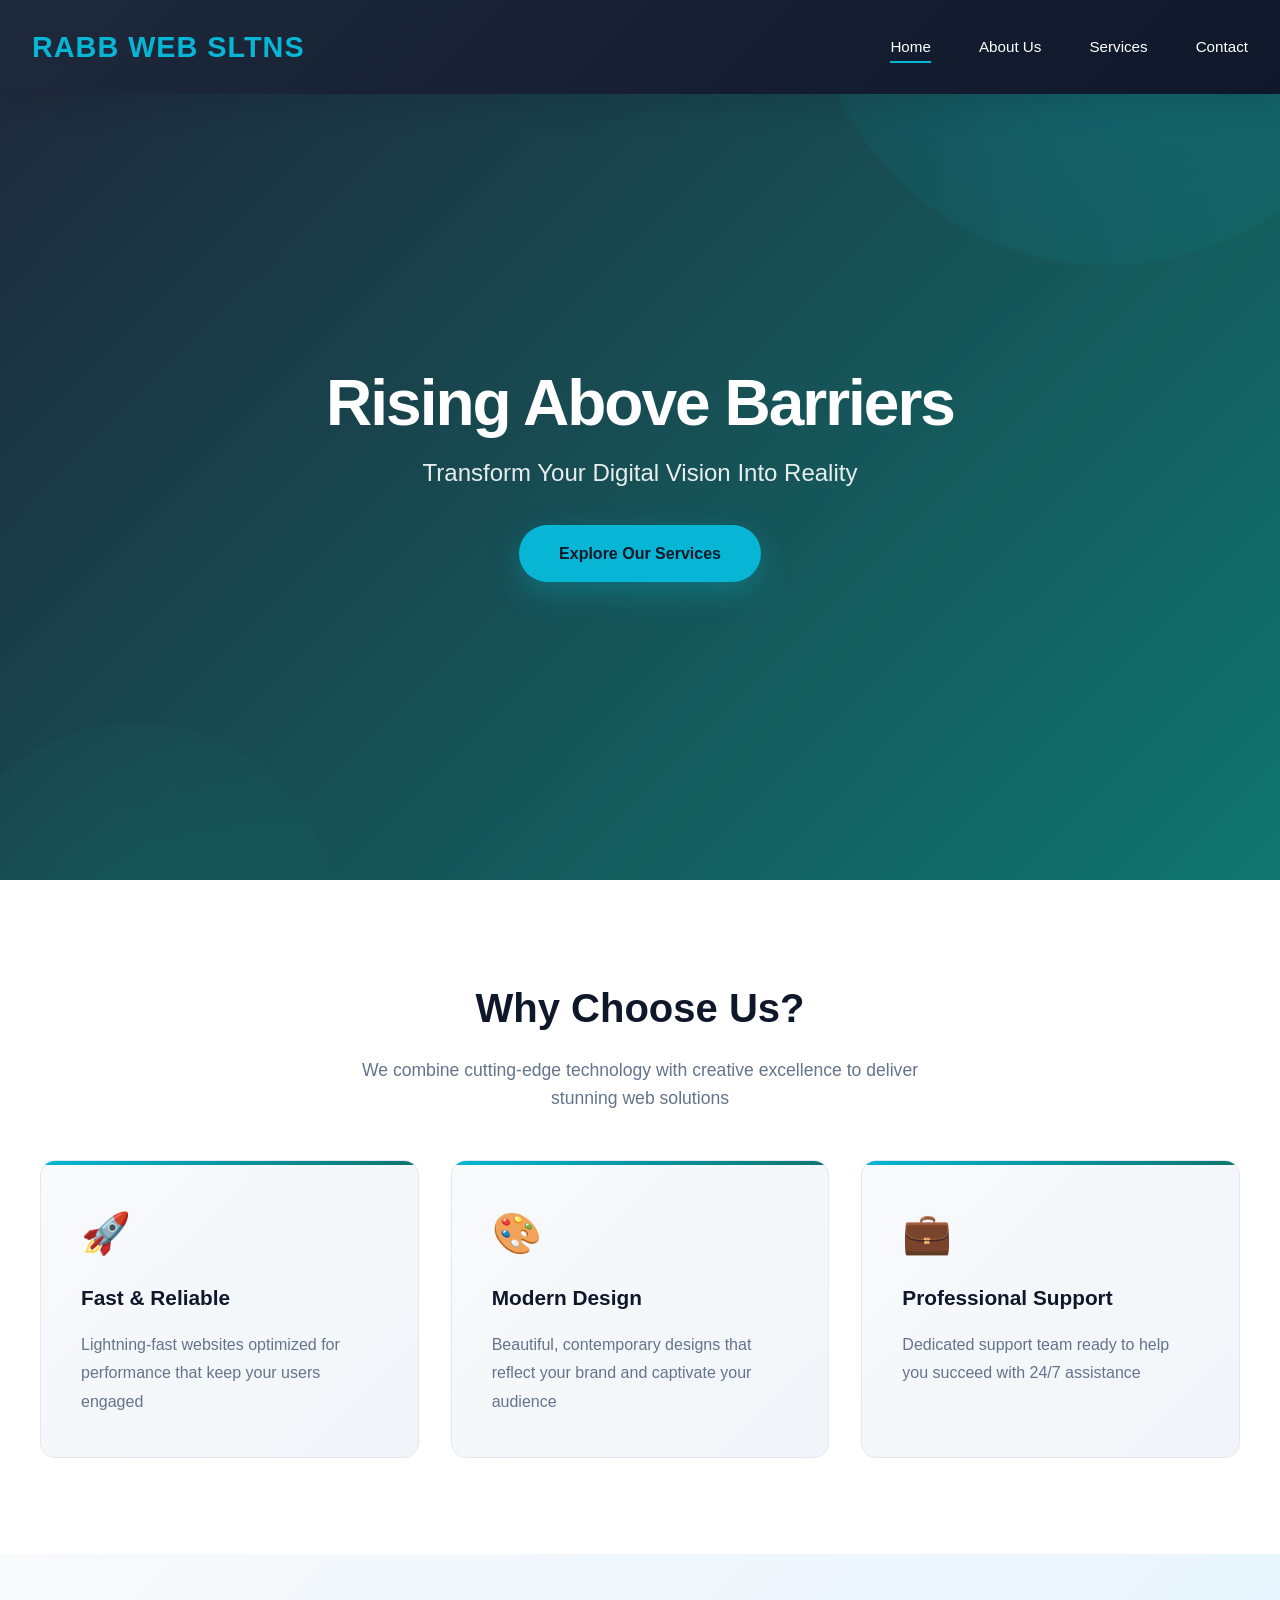
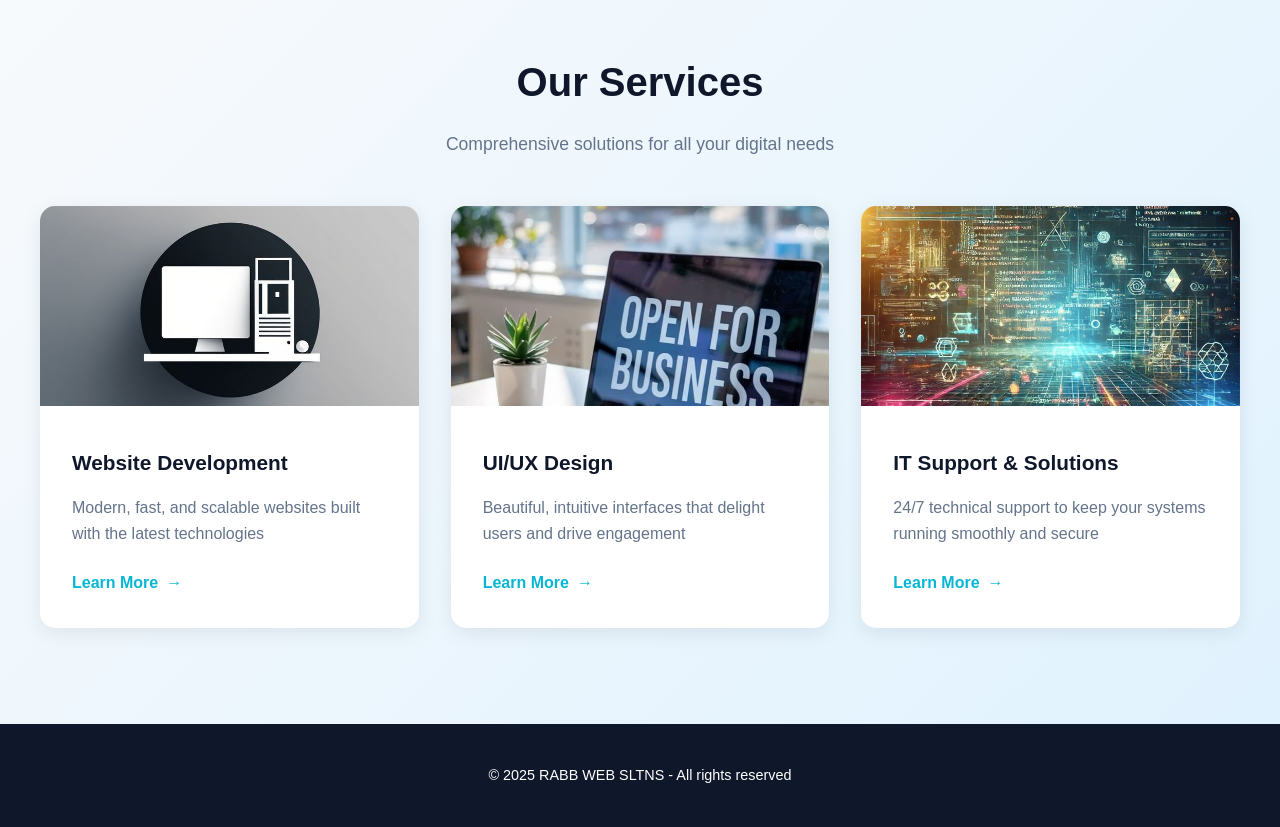
<file: index.html>
<!DOCTYPE html>
<html lang="en">
<head>
    <meta charset="UTF-8">
    <meta name="viewport" content="width=device-width, initial-scale=1.0">
    <meta name="description" content="RABB WEB SLTNS - Professional web development, UI/UX design, and IT support solutions">
    <title>RABB WEB SLTNS - Professional Web Solutions</title>
    <link rel="stylesheet" href="style.css">
</head>
<body>
    <nav class="navbar">
        <div class="logo">RABB WEB SLTNS</div>
        <ul class="nav-links">
            <li><a href="index.html" class="active">Home</a></li>
            <li><a href="aboutus.html">About Us</a></li>
            <li><a href="ourservices.html">Services</a></li>
            <li><a href="contact.html">Contact</a></li>
        </ul>
        <div class="hamburger" id="hamburger">
            <span></span>
            <span></span>
            <span></span>
        </div>
    </nav>

    <ul class="mobile-menu" id="mobileMenu">
        <li><a href="index.html">Home</a></li>
        <li><a href="aboutus.html">About Us</a></li>
        <li><a href="ourservices.html">Services</a></li>
        <li><a href="contact.html">Contact</a></li>
    </ul>
    
    <div class="hero">
        <div class="hero-content">
            <h1>Rising Above Barriers</h1>
            <p>Transform Your Digital Vision Into Reality</p>
            <a href="ourservices.html" class="cta-button">Explore Our Services</a>
        </div>
    </div>
    
    <section class="features">
        <h2 class="section-title">Why Choose Us?</h2>
        <p class="section-subtitle">We combine cutting-edge technology with creative excellence to deliver stunning web solutions</p>
        <div class="features-grid">
            <div class="feature-card">
                <div class="feature-icon">🚀</div>
                <h3>Fast & Reliable</h3>
                <p>Lightning-fast websites optimized for performance that keep your users engaged</p>
            </div>
            <div class="feature-card">
                <div class="feature-icon">🎨</div>
                <h3>Modern Design</h3>
                <p>Beautiful, contemporary designs that reflect your brand and captivate your audience</p>
            </div>
            <div class="feature-card">
                <div class="feature-icon">💼</div>
                <h3>Professional Support</h3>
                <p>Dedicated support team ready to help you succeed with 24/7 assistance</p>
            </div>
        </div>
    </section>
    
    <section class="services">
        <h2 class="section-title">Our Services</h2>
        <p class="section-subtitle">Comprehensive solutions for all your digital needs</p>
        <div class="services-grid">
            <div class="service-item">
                <img src="image/websitedvmnt.jpg" alt="Website Development">
                <div class="service-content">
                    <h3>Website Development</h3>
                    <p>Modern, fast, and scalable websites built with the latest technologies</p>
                    <a href="ourservices.html" class="service-link">Learn More</a>
                </div>
            </div>

            <div class="service-item">
                <img src="image/uiux.jpg" alt="UI/UX Design">
                <div class="service-content">
                    <h3>UI/UX Design</h3>
                    <p>Beautiful, intuitive interfaces that delight users and drive engagement</p>
                    <a href="ourservices.html" class="service-link">Learn More</a>
                </div>
            </div>

            <div class="service-item">
                <img src="image/ITsupport.jpg" alt="IT Support">
                <div class="service-content">
                    <h3>IT Support & Solutions</h3>
                    <p>24/7 technical support to keep your systems running smoothly and secure</p>
                    <a href="ourservices.html" class="service-link">Learn More</a>
                </div>
            </div>
        </div>
    </section>
    
    <footer>
        <p>&copy; 2025 RABB WEB SLTNS - All rights reserved</p>
    </footer>

    <script>
        const hamburger = document.getElementById('hamburger');
        const mobileMenu = document.getElementById('mobileMenu');

        hamburger.addEventListener('click', () => {
            hamburger.classList.toggle('active');
            mobileMenu.classList.toggle('active');
        });

        // Close menu when link is clicked
        const menuLinks = mobileMenu.querySelectorAll('a');
        menuLinks.forEach(link => {
            link.addEventListener('click', () => {
                hamburger.classList.remove('active');
                mobileMenu.classList.remove('active');
            });
        });
    </script>
</body>
</html>
</file>
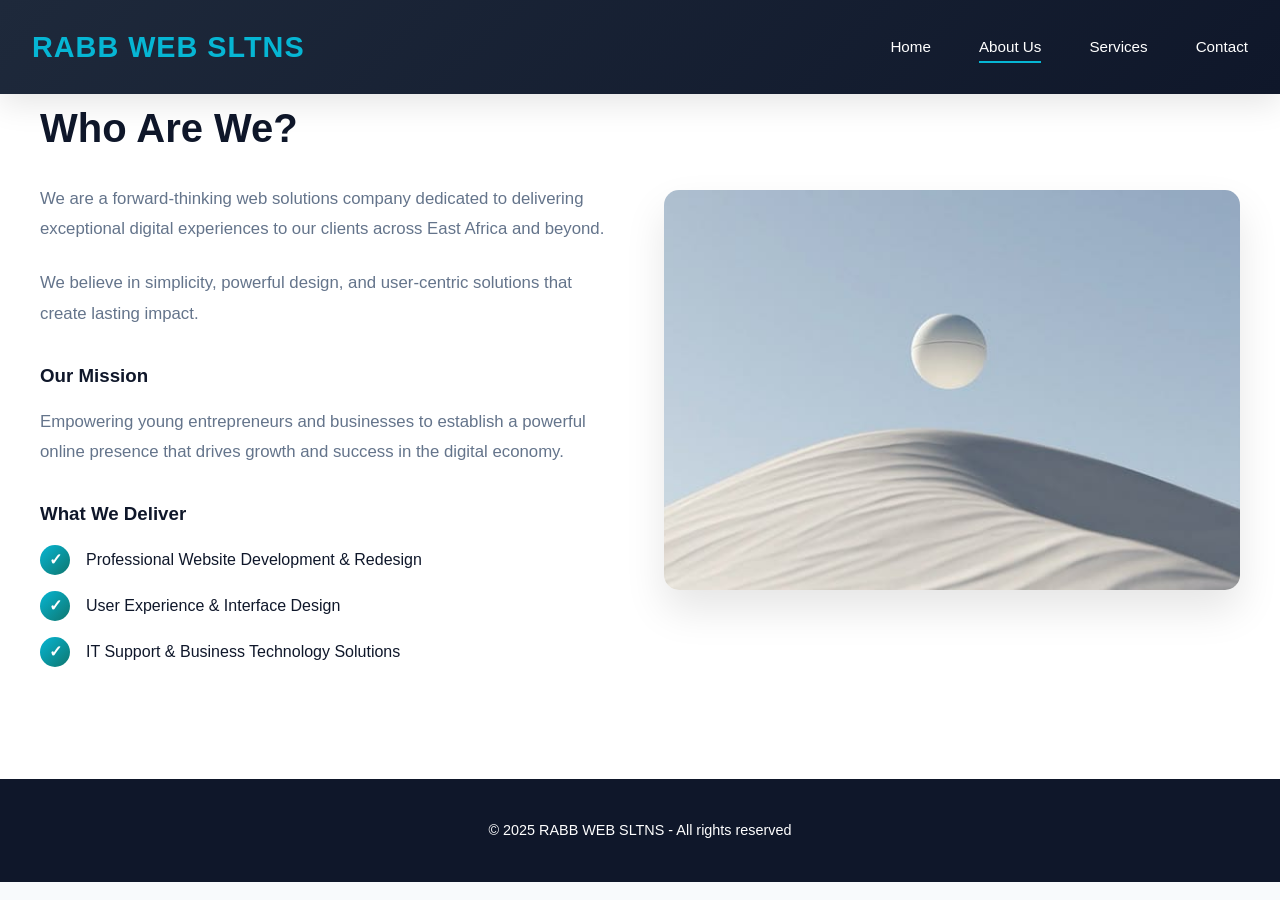
<file: aboutus.html>
<!DOCTYPE html>
<html lang="en">
<head>
    <meta charset="UTF-8">
    <meta name="viewport" content="width=device-width, initial-scale=1.0">
    <meta name="description" content="About RABB WEB SLTNS - Our mission, values, and commitment to digital excellence">
    <title>About Us - RABB WEB SLTNS</title>
    <link rel="stylesheet" href="style.css">
</head>
<body>
    <nav class="navbar">
        <div class="logo">RABB WEB SLTNS</div>
        <ul class="nav-links">
            <li><a href="index.html">Home</a></li>
            <li><a href="aboutus.html" class="active">About Us</a></li>
            <li><a href="ourservices.html">Services</a></li>
            <li><a href="contact.html">Contact</a></li>
        </ul>
        <div class="hamburger" id="hamburger">
            <span></span>
            <span></span>
            <span></span>
        </div>
    </nav>

    <ul class="mobile-menu" id="mobileMenu">
        <li><a href="index.html">Home</a></li>
        <li><a href="aboutus.html">About Us</a></li>
        <li><a href="ourservices.html">Services</a></li>
        <li><a href="contact.html">Contact</a></li>
    </ul>
    
    <section class="about">
        <div class="about-content">
            <div class="about-text">
                <h2>Who Are We?</h2>
                <p>We are a forward-thinking web solutions company dedicated to delivering exceptional digital experiences to our clients across East Africa and beyond.</p>
                <p>We believe in simplicity, powerful design, and user-centric solutions that create lasting impact.</p>
                <h3 style="margin-top: 2rem; margin-bottom: 1rem; color: var(--text-dark);">Our Mission</h3>
                <p>Empowering young entrepreneurs and businesses to establish a powerful online presence that drives growth and success in the digital economy.</p>
                
                <h3 style="margin-top: 2rem; margin-bottom: 1rem; color: var(--text-dark);">What We Deliver</h3>
                <ul class="about-list">
                    <li>Professional Website Development & Redesign</li>
                    <li>User Experience & Interface Design</li>
                    <li>IT Support & Business Technology Solutions</li>
                </ul>
            </div>
            <div class="about-image">
                <img src="image/image2.jpg" alt="About RABB WEB SLTNS">
            </div>
        </div>
    </section>

    <footer>
        <p>&copy; 2025 RABB WEB SLTNS - All rights reserved</p>
    </footer>

    <script>
        const hamburger = document.getElementById('hamburger');
        const mobileMenu = document.getElementById('mobileMenu');

        hamburger.addEventListener('click', () => {
            hamburger.classList.toggle('active');
            mobileMenu.classList.toggle('active');
        });

        const menuLinks = mobileMenu.querySelectorAll('a');
        menuLinks.forEach(link => {
            link.addEventListener('click', () => {
                hamburger.classList.remove('active');
                mobileMenu.classList.remove('active');
            });
        });
    </script>
</body>
</html>
</file>
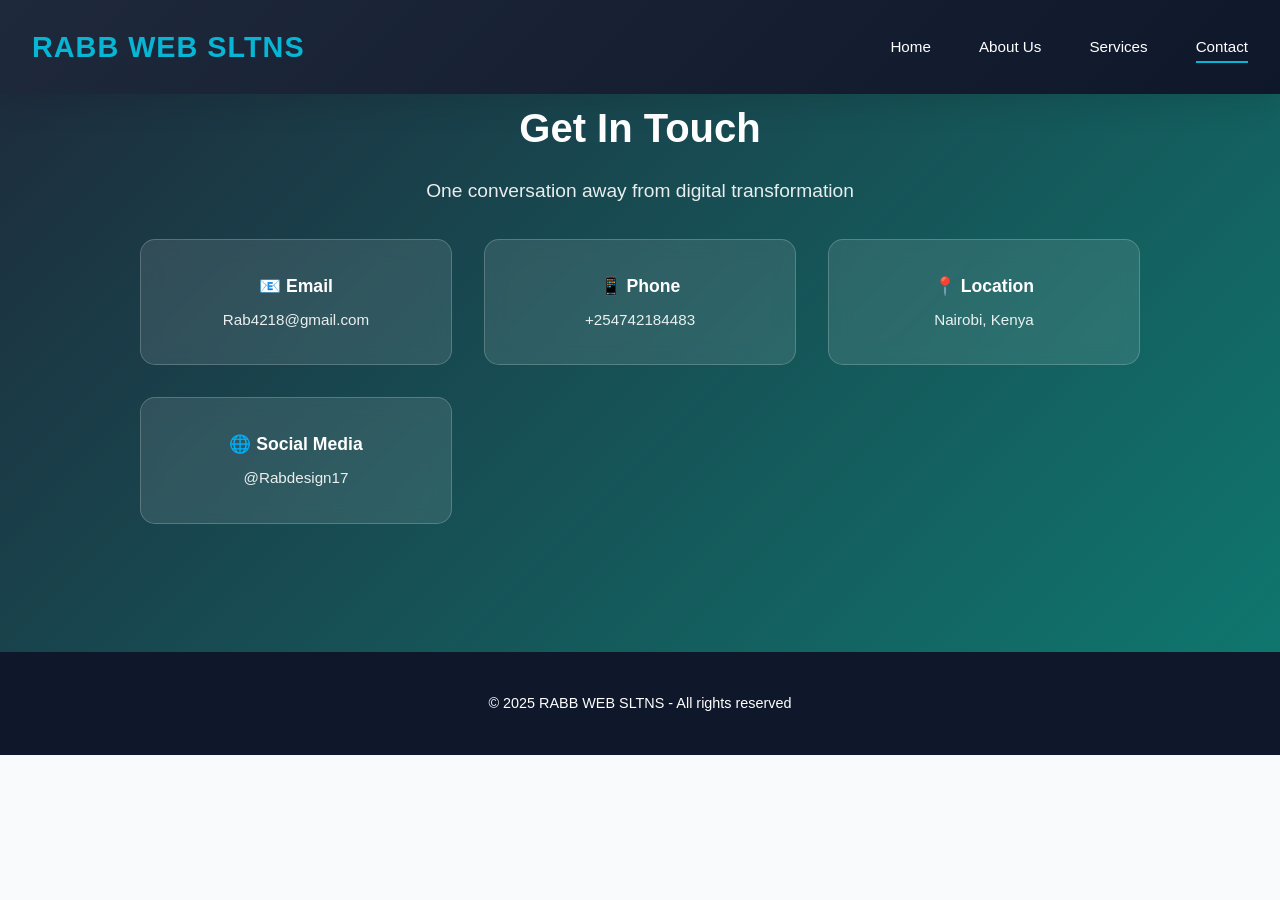
<file: contact.html>
<!DOCTYPE html>
<html lang="en">
<head>
    <meta charset="UTF-8">
    <meta name="viewport" content="width=device-width, initial-scale=1.0">
    <meta name="description" content="Contact RABB WEB SLTNS - Get in touch for your web development and IT support needs">
    <title>Contact Us - RABB WEB SLTNS</title>
    <link rel="stylesheet" href="style.css">
</head>
<body>
    <nav class="navbar">
        <div class="logo">RABB WEB SLTNS</div>
        <ul class="nav-links">
            <li><a href="index.html">Home</a></li>
            <li><a href="aboutus.html">About Us</a></li>
            <li><a href="ourservices.html">Services</a></li>
            <li><a href="contact.html" class="active">Contact</a></li>
        </ul>
        <div class="hamburger" id="hamburger">
            <span></span>
            <span></span>
            <span></span>
        </div>
    </nav>

    <ul class="mobile-menu" id="mobileMenu">
        <li><a href="index.html">Home</a></li>
        <li><a href="aboutus.html">About Us</a></li>
        <li><a href="ourservices.html">Services</a></li>
        <li><a href="contact.html">Contact</a></li>
    </ul>
    
    <section class="contact">
        <h2>Get In Touch</h2>
        <p>One conversation away from digital transformation</p>
        <div class="contact-info">
            <div class="contact-box">
                <h3>📧 Email</h3>
                <p>Rab4218@gmail.com</p>
            </div>
            <div class="contact-box">
                <h3>📱 Phone</h3>
                <p>+254742184483</p>
            </div>
            <div class="contact-box">
                <h3>📍 Location</h3>
                <p>Nairobi, Kenya</p>
            </div>
            <div class="contact-box">
                <h3>🌐 Social Media</h3>
                <p>@Rabdesign17</p>
            </div>
        </div>
    </section>
    
    <footer>
        <p>&copy; 2025 RABB WEB SLTNS - All rights reserved</p>
    </footer>

    <script>
        const hamburger = document.getElementById('hamburger');
        const mobileMenu = document.getElementById('mobileMenu');

        hamburger.addEventListener('click', () => {
            hamburger.classList.toggle('active');
            mobileMenu.classList.toggle('active');
        });

        const menuLinks = mobileMenu.querySelectorAll('a');
        menuLinks.forEach(link => {
            link.addEventListener('click', () => {
                hamburger.classList.remove('active');
                mobileMenu.classList.remove('active');
            });
        });
    </script>
</body>
</html>
</file>
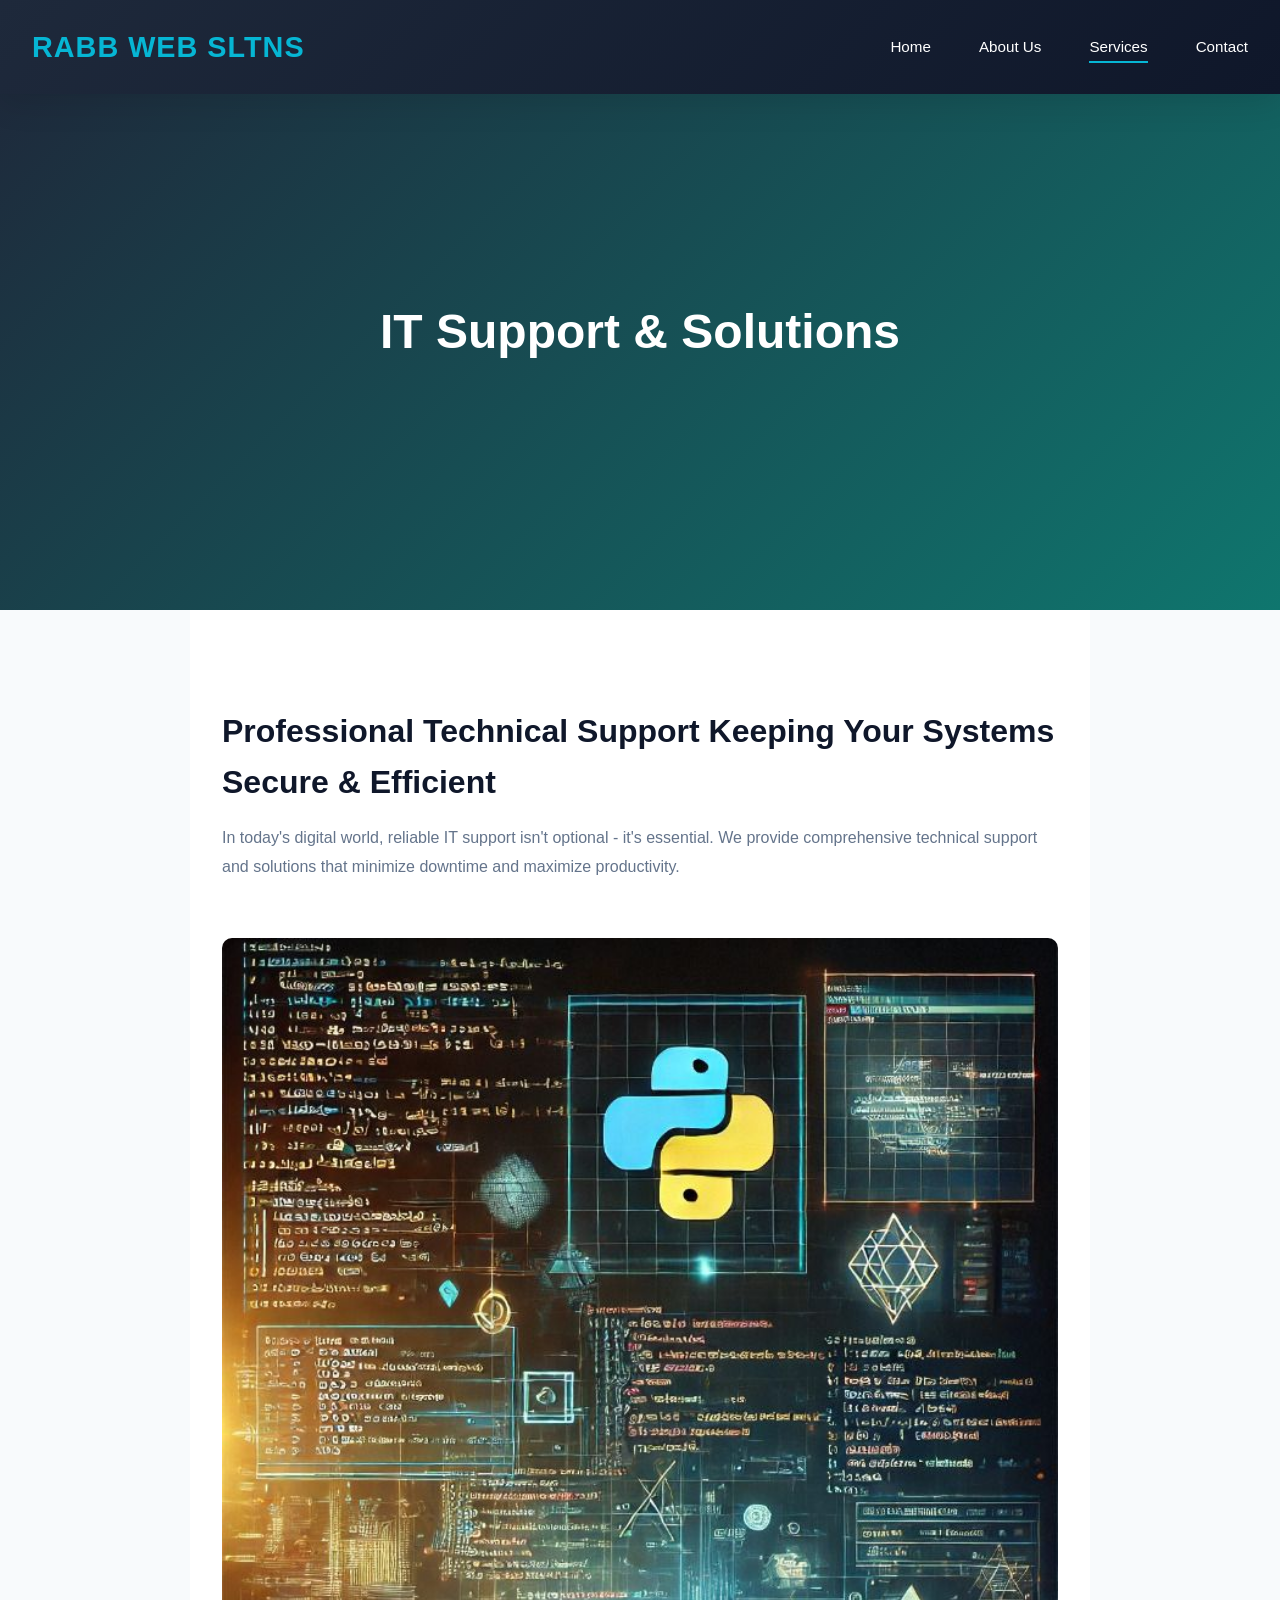
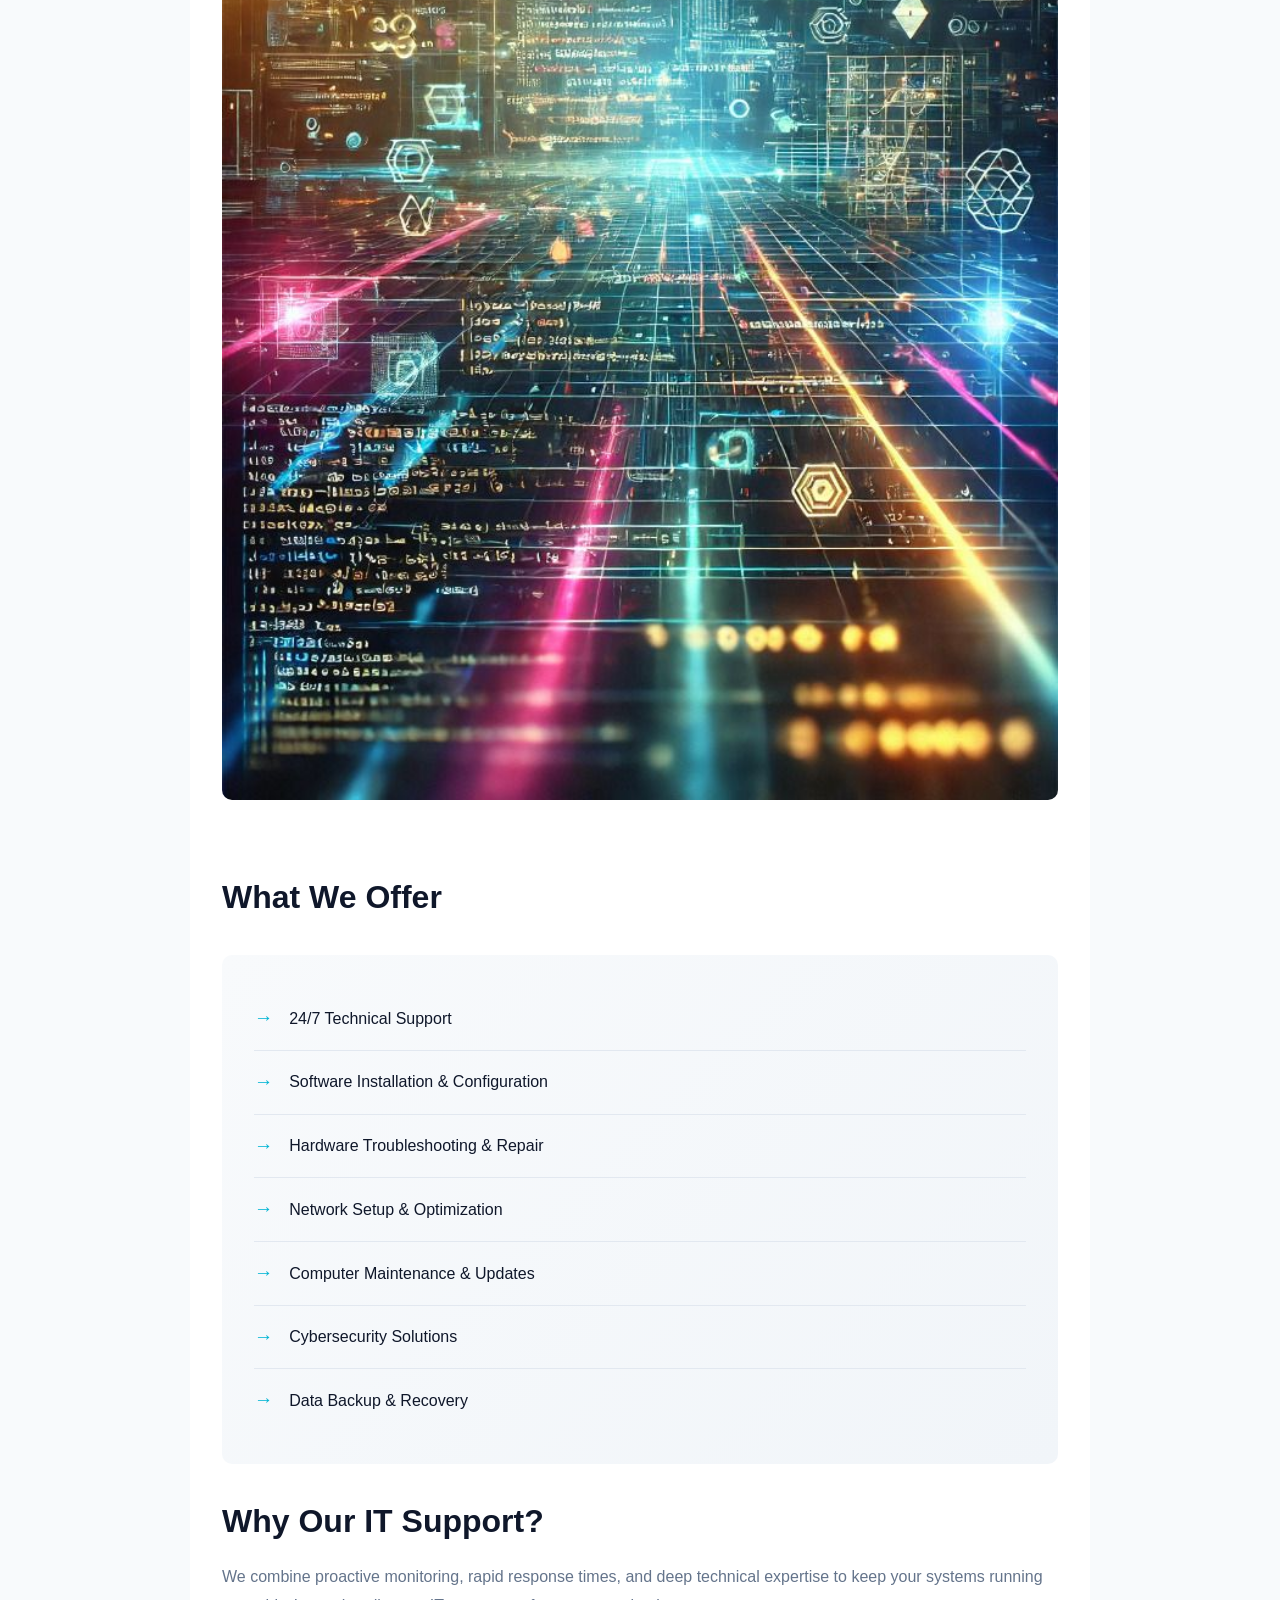
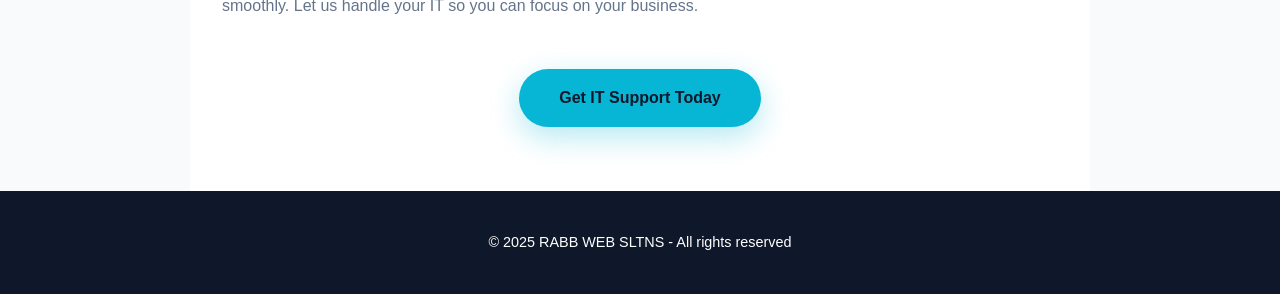
<file: itsupport.html>
<!DOCTYPE html>
<html lang="en">
<head>
    <meta charset="UTF-8">
    <meta name="viewport" content="width=device-width, initial-scale=1.0">
    <meta name="description" content="IT Support Services - Professional technical support and business solutions">
    <title>IT Support - RABB WEB SLTNS</title>
    <link rel="stylesheet" href="style.css">
</head>
<body>
    <nav class="navbar">
        <div class="logo">RABB WEB SLTNS</div>
        <ul class="nav-links">
            <li><a href="index.html">Home</a></li>
            <li><a href="aboutus.html">About Us</a></li>
            <li><a href="ourservices.html" class="active">Services</a></li>
            <li><a href="contact.html">Contact</a></li>
        </ul>
        <div class="hamburger" id="hamburger">
            <span></span>
            <span></span>
            <span></span>
        </div>
    </nav>

    <ul class="mobile-menu" id="mobileMenu">
        <li><a href="index.html">Home</a></li>
        <li><a href="aboutus.html">About Us</a></li>
        <li><a href="ourservices.html">Services</a></li>
        <li><a href="contact.html">Contact</a></li>
    </ul>
    
    <div class="detail-hero">
        <h1>IT Support & Solutions</h1>
    </div>

    <div class="detail-content">
        <h2>Professional Technical Support Keeping Your Systems Secure & Efficient</h2>
        <p>In today's digital world, reliable IT support isn't optional - it's essential. We provide comprehensive technical support and solutions that minimize downtime and maximize productivity.</p>
        
        <img src="image/ITsupport.jpg" alt="IT Support" style="width: 100%; height: auto; border-radius: 10px; margin: 2rem 0;">
        
        <h2>What We Offer</h2>
        <ul class="detail-list">
            <li>24/7 Technical Support</li>
            <li>Software Installation & Configuration</li>
            <li>Hardware Troubleshooting & Repair</li>
            <li>Network Setup & Optimization</li>
            <li>Computer Maintenance & Updates</li>
            <li>Cybersecurity Solutions</li>
            <li>Data Backup & Recovery</li>
        </ul>
        
        <h2>Why Our IT Support?</h2>
        <p>We combine proactive monitoring, rapid response times, and deep technical expertise to keep your systems running smoothly. Let us handle your IT so you can focus on your business.</p>
        
        <div style="text-align: center; margin-top: 3rem;">
            <a href="contact.html" class="cta-button">Get IT Support Today</a>
        </div>
    </div>
    
    <footer>
        <p>&copy; 2025 RABB WEB SLTNS - All rights reserved</p>
    </footer>

    <script>
        const hamburger = document.getElementById('hamburger');
        const mobileMenu = document.getElementById('mobileMenu');

        hamburger.addEventListener('click', () => {
            hamburger.classList.toggle('active');
            mobileMenu.classList.toggle('active');
        });

        const menuLinks = mobileMenu.querySelectorAll('a');
        menuLinks.forEach(link => {
            link.addEventListener('click', () => {
                hamburger.classList.remove('active');
                mobileMenu.classList.remove('active');
            });
        });
    </script>
</body>
</html>
</file>
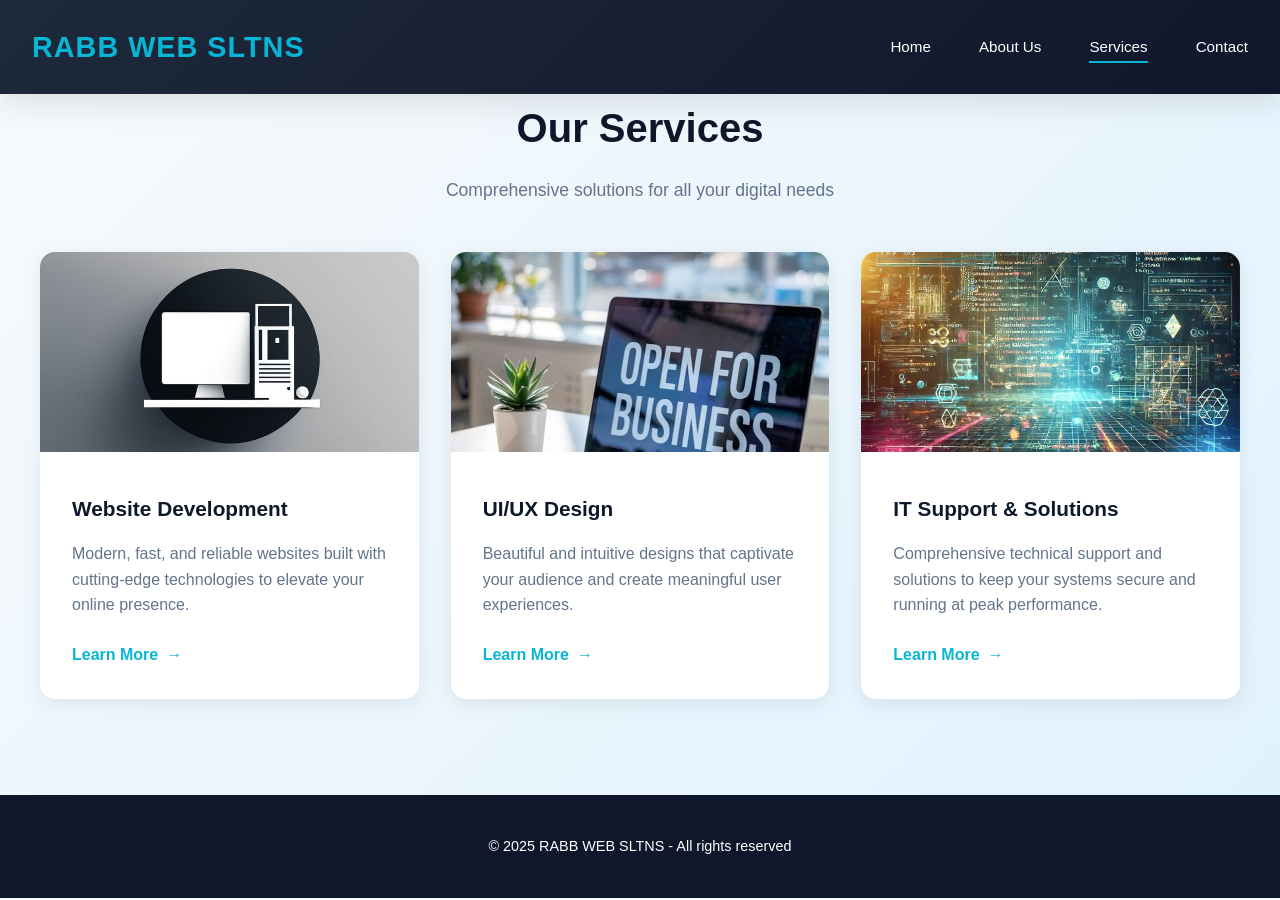
<file: ourservices.html>
<!DOCTYPE html>
<html lang="en">
<head>
    <meta charset="UTF-8">
    <meta name="viewport" content="width=device-width, initial-scale=1.0">
    <meta name="description" content="Our Services - Website Development, UI/UX Design, and IT Support Solutions">
    <title>Our Services - RABB WEB SLTNS</title>
    <link rel="stylesheet" href="style.css">
</head>
<body>
    <nav class="navbar">
        <div class="logo">RABB WEB SLTNS</div>
        <ul class="nav-links">
            <li><a href="index.html">Home</a></li>
            <li><a href="aboutus.html">About Us</a></li>
            <li><a href="ourservices.html" class="active">Services</a></li>
            <li><a href="contact.html">Contact</a></li>
        </ul>
        <div class="hamburger" id="hamburger">
            <span></span>
            <span></span>
            <span></span>
        </div>
    </nav>

    <ul class="mobile-menu" id="mobileMenu">
        <li><a href="index.html">Home</a></li>
        <li><a href="aboutus.html">About Us</a></li>
        <li><a href="ourservices.html">Services</a></li>
        <li><a href="contact.html">Contact</a></li>
    </ul>
    
    <section class="services">
        <h2 class="section-title">Our Services</h2>
        <p class="section-subtitle">Comprehensive solutions for all your digital needs</p>
        <div class="services-grid">
            <div class="service-item">
                <img src="image/websitedvmnt.jpg" alt="Website Development">
                <div class="service-content">
                    <h3>Website Development</h3>
                    <p>Modern, fast, and reliable websites built with cutting-edge technologies to elevate your online presence.</p>
                    <a href="websitedevelopment.html" class="service-link">Learn More</a>
                </div>
            </div>

            <div class="service-item">
                <img src="image/uiux.jpg" alt="UI/UX Design">
                <div class="service-content">
                    <h3>UI/UX Design</h3>
                    <p>Beautiful and intuitive designs that captivate your audience and create meaningful user experiences.</p>
                    <a href="uiux.html" class="service-link">Learn More</a>
                </div>
            </div>

            <div class="service-item">
                <img src="image/ITsupport.jpg" alt="IT Support">
                <div class="service-content">
                    <h3>IT Support & Solutions</h3>
                    <p>Comprehensive technical support and solutions to keep your systems secure and running at peak performance.</p>
                    <a href="itsupport.html" class="service-link">Learn More</a>
                </div>
            </div>
        </div>
    </section>
    
    <footer>
        <p>&copy; 2025 RABB WEB SLTNS - All rights reserved</p>
    </footer>

    <script>
        const hamburger = document.getElementById('hamburger');
        const mobileMenu = document.getElementById('mobileMenu');

        hamburger.addEventListener('click', () => {
            hamburger.classList.toggle('active');
            mobileMenu.classList.toggle('active');
        });

        const menuLinks = mobileMenu.querySelectorAll('a');
        menuLinks.forEach(link => {
            link.addEventListener('click', () => {
                hamburger.classList.remove('active');
                mobileMenu.classList.remove('active');
            });
        });
    </script>
</body>
</html>
</file>
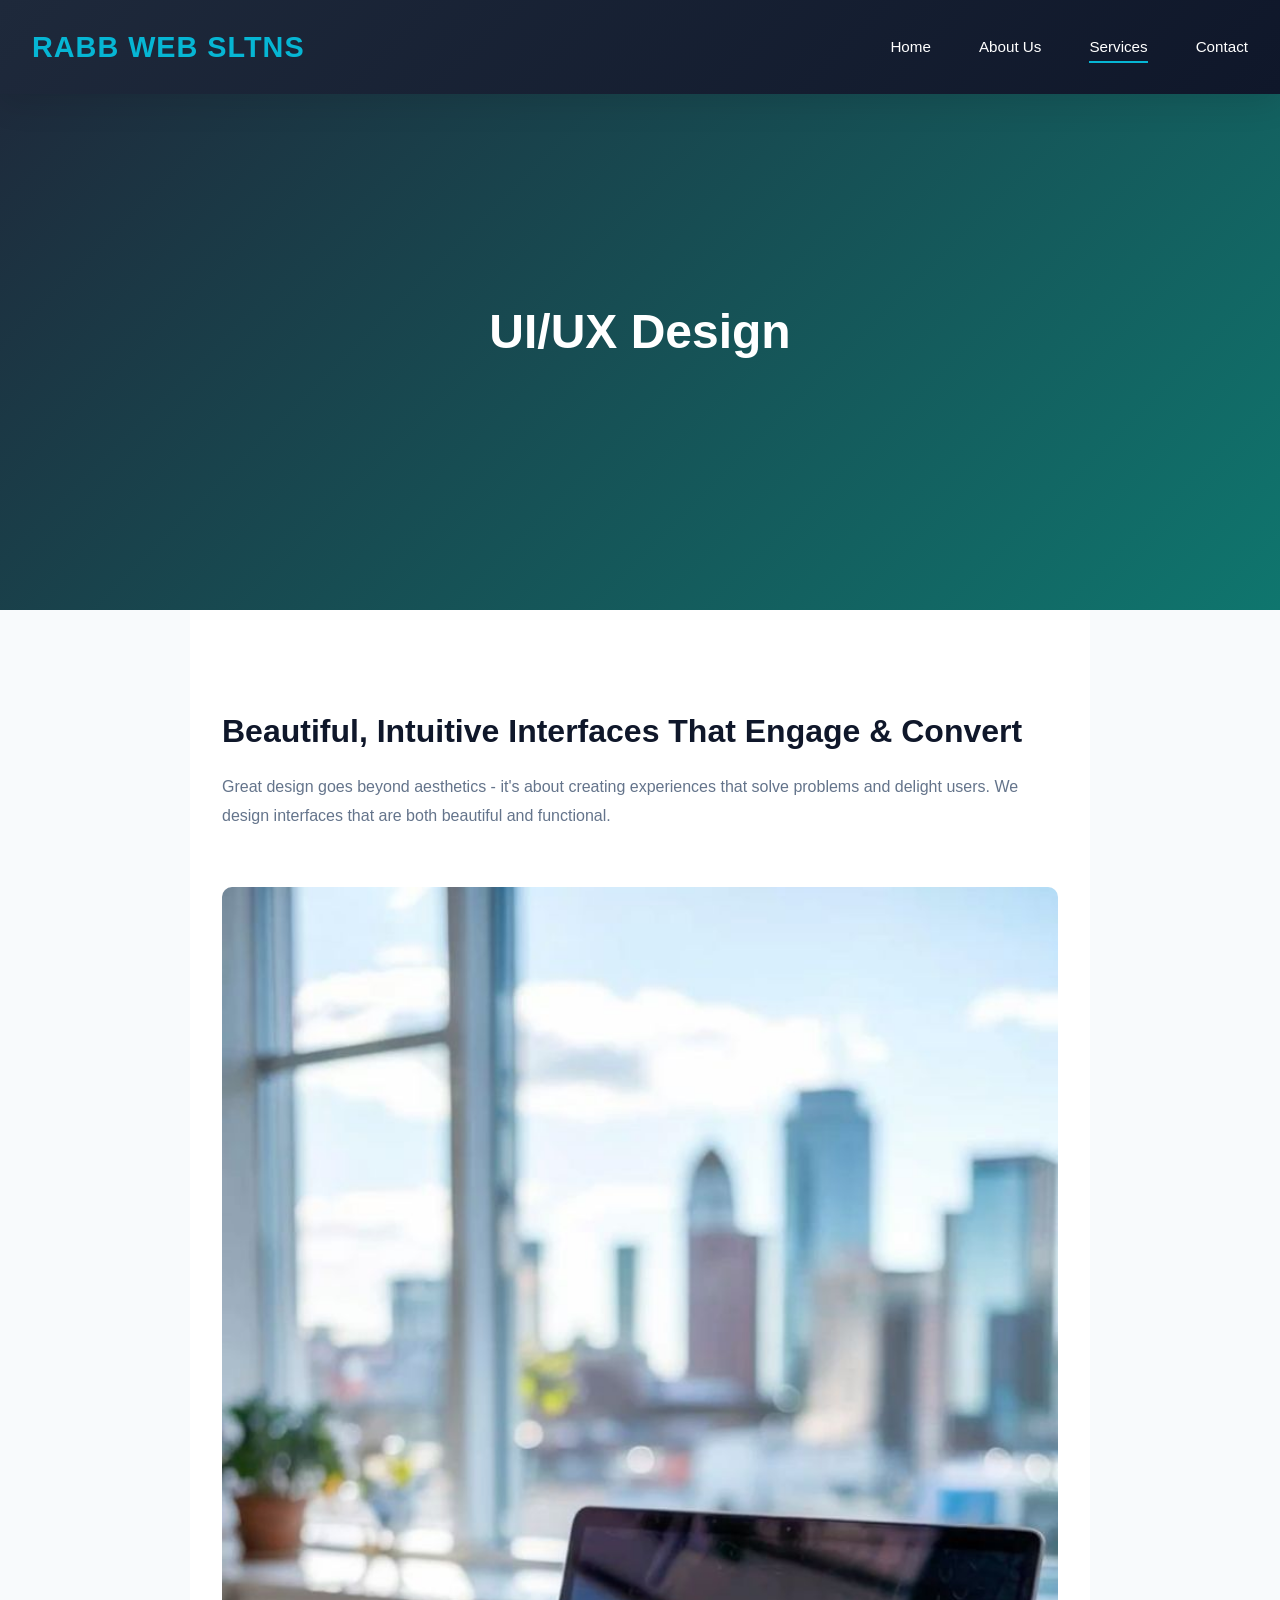
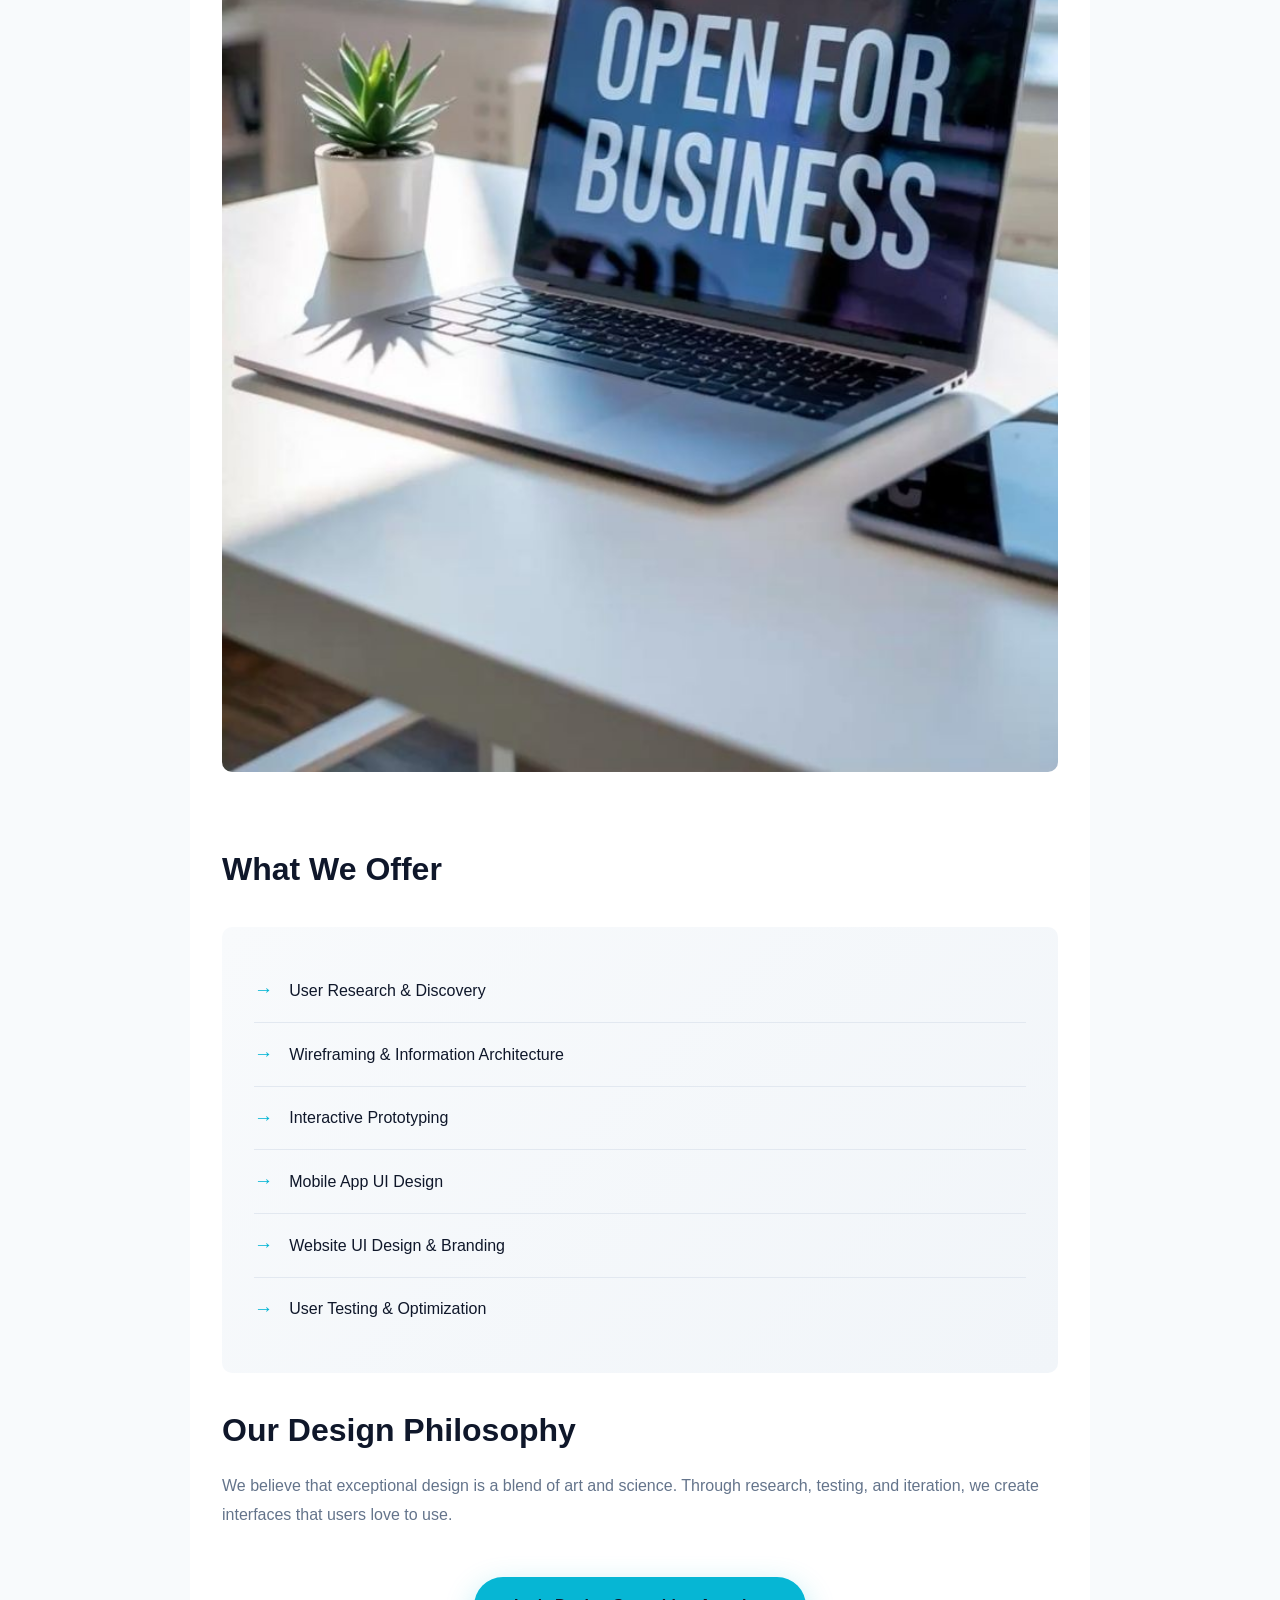
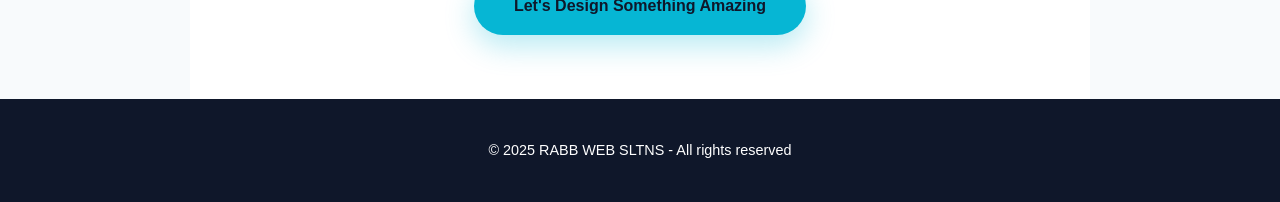
<file: uiux.html>
<!DOCTYPE html>
<html lang="en">
<head>
    <meta charset="UTF-8">
    <meta name="viewport" content="width=device-width, initial-scale=1.0">
    <meta name="description" content="UI/UX Design Services - Creating beautiful, intuitive user experiences">
    <title>UI/UX Design - RABB WEB SLTNS</title>
    <link rel="stylesheet" href="style.css">
</head>
<body>
    <nav class="navbar">
        <div class="logo">RABB WEB SLTNS</div>
        <ul class="nav-links">
            <li><a href="index.html">Home</a></li>
            <li><a href="aboutus.html">About Us</a></li>
            <li><a href="ourservices.html" class="active">Services</a></li>
            <li><a href="contact.html">Contact</a></li>
        </ul>
        <div class="hamburger" id="hamburger">
            <span></span>
            <span></span>
            <span></span>
        </div>
    </nav>

    <ul class="mobile-menu" id="mobileMenu">
        <li><a href="index.html">Home</a></li>
        <li><a href="aboutus.html">About Us</a></li>
        <li><a href="ourservices.html">Services</a></li>
        <li><a href="contact.html">Contact</a></li>
    </ul>
    
    <div class="detail-hero">
        <h1>UI/UX Design</h1>
    </div>

    <div class="detail-content">
        <h2>Beautiful, Intuitive Interfaces That Engage & Convert</h2>
        <p>Great design goes beyond aesthetics - it's about creating experiences that solve problems and delight users. We design interfaces that are both beautiful and functional.</p>
        
        <img src="image/uiux.jpg" alt="UI/UX Design" style="width: 100%; height: auto; border-radius: 10px; margin: 2rem 0;">
        
        <h2>What We Offer</h2>
        <ul class="detail-list">
            <li>User Research & Discovery</li>
            <li>Wireframing & Information Architecture</li>
            <li>Interactive Prototyping</li>
            <li>Mobile App UI Design</li>
            <li>Website UI Design & Branding</li>
            <li>User Testing & Optimization</li>
        </ul>
        
        <h2>Our Design Philosophy</h2>
        <p>We believe that exceptional design is a blend of art and science. Through research, testing, and iteration, we create interfaces that users love to use.</p>
        
        <div style="text-align: center; margin-top: 3rem;">
            <a href="contact.html" class="cta-button">Let's Design Something Amazing</a>
        </div>
    </div>
    
    <footer>
        <p>&copy; 2025 RABB WEB SLTNS - All rights reserved</p>
    </footer>

    <script>
        const hamburger = document.getElementById('hamburger');
        const mobileMenu = document.getElementById('mobileMenu');

        hamburger.addEventListener('click', () => {
            hamburger.classList.toggle('active');
            mobileMenu.classList.toggle('active');
        });

        const menuLinks = mobileMenu.querySelectorAll('a');
        menuLinks.forEach(link => {
            link.addEventListener('click', () => {
                hamburger.classList.remove('active');
                mobileMenu.classList.remove('active');
            });
        });
    </script>
</body>
</html>
</file>
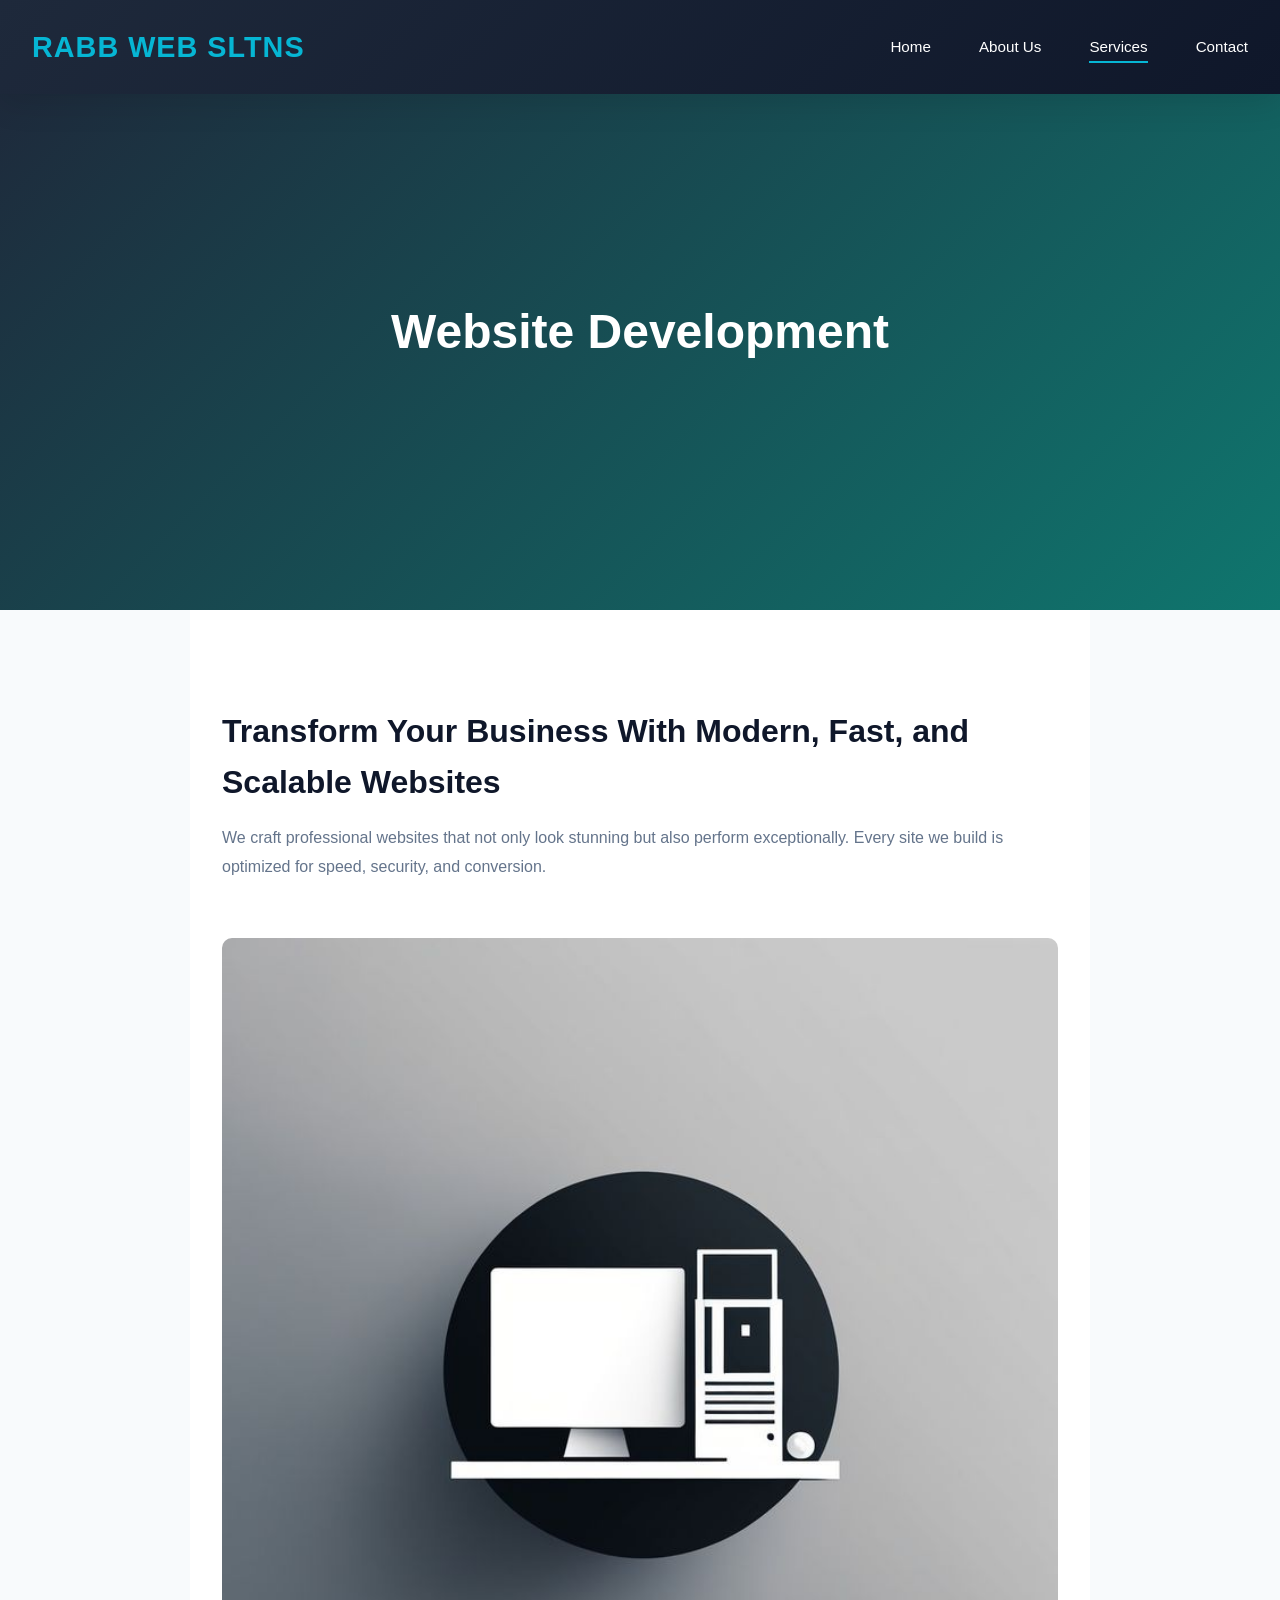
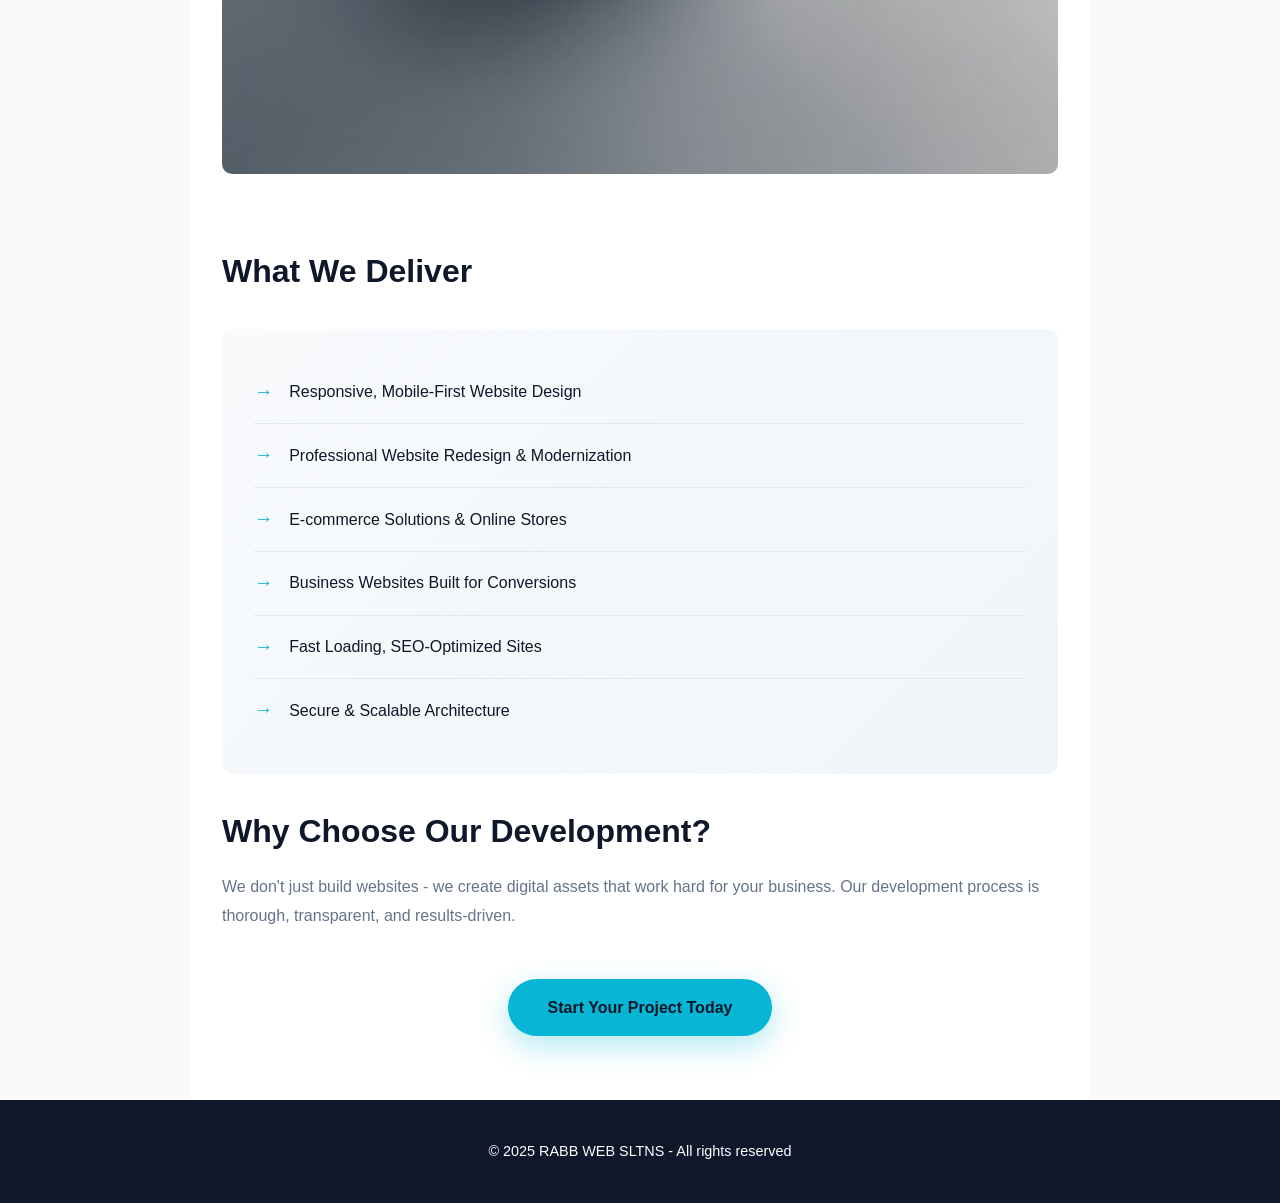
<file: websitedevelopment.html>
<!DOCTYPE html>
<html lang="en">
<head>
    <meta charset="UTF-8">
    <meta name="viewport" content="width=device-width, initial-scale=1.0">
    <meta name="description" content="Website Development Services - Professional web design and development">
    <title>Website Development - RABB WEB SLTNS</title>
    <link rel="stylesheet" href="style.css">
</head>
<body>
    <nav class="navbar">
        <div class="logo">RABB WEB SLTNS</div>
        <ul class="nav-links">
            <li><a href="index.html">Home</a></li>
            <li><a href="aboutus.html">About Us</a></li>
            <li><a href="ourservices.html" class="active">Services</a></li>
            <li><a href="contact.html">Contact</a></li>
        </ul>
        <div class="hamburger" id="hamburger">
            <span></span>
            <span></span>
            <span></span>
        </div>
    </nav>

    <ul class="mobile-menu" id="mobileMenu">
        <li><a href="index.html">Home</a></li>
        <li><a href="aboutus.html">About Us</a></li>
        <li><a href="ourservices.html">Services</a></li>
        <li><a href="contact.html">Contact</a></li>
    </ul>
    
    <div class="detail-hero">
        <h1>Website Development</h1>
    </div>

    <div class="detail-content">
        <h2>Transform Your Business With Modern, Fast, and Scalable Websites</h2>
        <p>We craft professional websites that not only look stunning but also perform exceptionally. Every site we build is optimized for speed, security, and conversion.</p>
        
        <img src="image/websitedvmnt.jpg" alt="Website Development" style="width: 100%; height: auto; border-radius: 10px; margin: 2rem 0;">
        
        <h2>What We Deliver</h2>
        <ul class="detail-list">
            <li>Responsive, Mobile-First Website Design</li>
            <li>Professional Website Redesign & Modernization</li>
            <li>E-commerce Solutions & Online Stores</li>
            <li>Business Websites Built for Conversions</li>
            <li>Fast Loading, SEO-Optimized Sites</li>
            <li>Secure & Scalable Architecture</li>
        </ul>
        
        <h2>Why Choose Our Development?</h2>
        <p>We don't just build websites - we create digital assets that work hard for your business. Our development process is thorough, transparent, and results-driven.</p>
        
        <div style="text-align: center; margin-top: 3rem;">
            <a href="contact.html" class="cta-button">Start Your Project Today</a>
        </div>
    </div>
    
    <footer>
        <p>&copy; 2025 RABB WEB SLTNS - All rights reserved</p>
    </footer>

    <script>
        const hamburger = document.getElementById('hamburger');
        const mobileMenu = document.getElementById('mobileMenu');

        hamburger.addEventListener('click', () => {
            hamburger.classList.toggle('active');
            mobileMenu.classList.toggle('active');
        });

        const menuLinks = mobileMenu.querySelectorAll('a');
        menuLinks.forEach(link => {
            link.addEventListener('click', () => {
                hamburger.classList.remove('active');
                mobileMenu.classList.remove('active');
            });
        });
    </script>
</body>
</html>
</file>
<file: style.css>
/* ========== MODERN REDESIGN FROM SQUARE 1 ========== */
* {
    margin: 0;
    padding: 0;
    box-sizing: border-box;
}

:root {
    --primary: #1e293b;
    --secondary: #0f766e;
    --accent: #06b6d4;
    --light: #f8fafc;
    --text-dark: #0f172a;
    --text-light: #64748b;
    --white: #ffffff;
    --success: #10b981;
    --danger: #ef4444;
}

html {
    scroll-behavior: smooth;
}

body {
    font-family: 'Inter', -apple-system, BlinkMacSystemFont, 'Segoe UI', sans-serif;
    line-height: 1.6;
    color: var(--text-dark);
    background: var(--light);
    overflow-x: hidden;
}

/* ========== NAVIGATION ========== */
.navbar {
    position: fixed;
    top: 0;
    left: 0;
    right: 0;
    background: linear-gradient(135deg, var(--primary) 0%, #0f172a 100%);
    color: var(--white);
    padding: 1.5rem 2rem;
    display: flex;
    justify-content: space-between;
    align-items: center;
    z-index: 1000;
    box-shadow: 0 10px 30px rgba(0, 0, 0, 0.1);
}

.logo {
    font-size: 1.8rem;
    font-weight: 800;
    background: linear-gradient(135deg, var(--accent), #06b6d4);
    -webkit-background-clip: text;
    -webkit-text-fill-color: transparent;
    background-clip: text;
    letter-spacing: 1px;
    text-transform: uppercase;
    cursor: pointer;
    transition: transform 0.3s ease;
}

.logo:hover {
    transform: scale(1.05);
}

.nav-links {
    display: flex;
    list-style: none;
    gap: 3rem;
}

.nav-links a {
    color: var(--white);
    text-decoration: none;
    font-weight: 500;
    font-size: 0.95rem;
    position: relative;
    transition: color 0.3s ease;
}

.nav-links a::after {
    content: '';
    position: absolute;
    bottom: -8px;
    left: 0;
    width: 0;
    height: 2px;
    background: var(--accent);
    transition: width 0.3s ease;
}

.nav-links a:hover::after,
.nav-links a.active::after {
    width: 100%;
}

/* ========== HAMBURGER MENU ========== */
.hamburger {
    display: none;
    flex-direction: column;
    cursor: pointer;
    gap: 6px;
    z-index: 1001;
}

.hamburger span {
    width: 25px;
    height: 3px;
    background: var(--white);
    border-radius: 2px;
    transition: all 0.3s ease;
}

.hamburger.active span:nth-child(1) {
    transform: rotate(45deg) translate(12px, 12px);
}

.hamburger.active span:nth-child(2) {
    opacity: 0;
}

.hamburger.active span:nth-child(3) {
    transform: rotate(-45deg) translate(10px, -10px);
}

/* ========== MOBILE MENU ========== */
.mobile-menu {
    display: none;
    position: fixed;
    top: 70px;
    left: 0;
    right: 0;
    background: linear-gradient(135deg, var(--primary) 0%, #0f172a 100%);
    padding: 2rem;
    list-style: none;
    flex-direction: column;
    gap: 1.5rem;
    z-index: 999;
    animation: slideDown 0.3s ease;
}

.mobile-menu.active {
    display: flex;
}

.mobile-menu a {
    color: var(--white);
    text-decoration: none;
    font-weight: 500;
    font-size: 1.1rem;
    padding: 0.5rem 0;
    border-bottom: 2px solid transparent;
    transition: all 0.3s ease;
}

.mobile-menu a:hover {
    color: var(--accent);
    border-bottom-color: var(--accent);
}

@keyframes slideDown {
    from {
        opacity: 0;
        transform: translateY(-20px);
    }
    to {
        opacity: 1;
        transform: translateY(0);
    }
}

/* ========== HERO SECTION ========== */
.hero {
    margin-top: 70px;
    min-height: 90vh;
    background: linear-gradient(135deg, var(--primary) 0%, var(--secondary) 100%);
    color: var(--white);
    display: flex;
    align-items: center;
    justify-content: center;
    text-align: center;
    position: relative;
    overflow: hidden;
}

.hero::before {
    content: '';
    position: absolute;
    top: -50%;
    right: -10%;
    width: 600px;
    height: 600px;
    background: radial-gradient(circle, rgba(6, 182, 212, 0.2), transparent);
    border-radius: 50%;
    animation: float 6s ease-in-out infinite;
}

.hero::after {
    content: '';
    position: absolute;
    bottom: -30%;
    left: -5%;
    width: 400px;
    height: 400px;
    background: radial-gradient(circle, rgba(16, 185, 129, 0.1), transparent);
    border-radius: 50%;
    animation: float 8s ease-in-out infinite reverse;
}

@keyframes float {
    0%, 100% { transform: translateY(0px); }
    50% { transform: translateY(30px); }
}

.hero-content {
    position: relative;
    z-index: 2;
    max-width: 800px;
    padding: 2rem;
    animation: fadeInUp 0.8s ease 0.2s both;
}

.hero h1 {
    font-size: 4rem;
    font-weight: 900;
    margin-bottom: 1rem;
    letter-spacing: -2px;
    line-height: 1.1;
}

.hero p {
    font-size: 1.5rem;
    margin-bottom: 2rem;
    color: rgba(255, 255, 255, 0.9);
    font-weight: 300;
}

.cta-button {
    display: inline-block;
    padding: 1rem 2.5rem;
    background: var(--accent);
    color: var(--text-dark);
    text-decoration: none;
    border-radius: 50px;
    font-weight: 700;
    font-size: 1rem;
    transition: all 0.3s ease;
    box-shadow: 0 10px 30px rgba(6, 182, 212, 0.3);
}

.cta-button:hover {
    transform: translateY(-3px);
    box-shadow: 0 15px 40px rgba(6, 182, 212, 0.4);
}

@keyframes fadeInUp {
    from {
        opacity: 0;
        transform: translateY(30px);
    }
    to {
        opacity: 1;
        transform: translateY(0);
    }
}

/* ========== FEATURES SECTION ========== */
.features {
    padding: 6rem 2rem;
    background: var(--white);
}

.section-title {
    text-align: center;
    font-size: 2.5rem;
    margin-bottom: 1rem;
    color: var(--text-dark);
}

.section-subtitle {
    text-align: center;
    color: var(--text-light);
    margin-bottom: 3rem;
    font-size: 1.1rem;
    max-width: 600px;
    margin-left: auto;
    margin-right: auto;
}

.features-grid {
    display: grid;
    grid-template-columns: repeat(auto-fit, minmax(300px, 1fr));
    gap: 2rem;
    max-width: 1200px;
    margin: 0 auto;
}

.feature-card {
    background: linear-gradient(135deg, #f8fafc 0%, #f1f5f9 100%);
    padding: 2.5rem;
    border-radius: 15px;
    border: 1px solid #e2e8f0;
    transition: all 0.3s ease;
    position: relative;
    overflow: hidden;
}

.feature-card::before {
    content: '';
    position: absolute;
    top: 0;
    left: 0;
    right: 0;
    height: 4px;
    background: linear-gradient(90deg, var(--accent), var(--secondary));
}

.feature-card:hover {
    transform: translateY(-10px);
    box-shadow: 0 20px 40px rgba(0, 0, 0, 0.1);
    background: linear-gradient(135deg, var(--white) 0%, #f8fafc 100%);
}

.feature-icon {
    font-size: 2.5rem;
    margin-bottom: 1rem;
}

.feature-card h3 {
    font-size: 1.3rem;
    margin-bottom: 1rem;
    color: var(--text-dark);
}

.feature-card p {
    color: var(--text-light);
    line-height: 1.8;
}

/* ========== SERVICES SECTION ========== */
.services {
    padding: 6rem 2rem;
    background: linear-gradient(135deg, var(--light) 0%, #e0f2fe 100%);
}

.services-grid {
    display: grid;
    grid-template-columns: repeat(auto-fit, minmax(280px, 1fr));
    gap: 2rem;
    max-width: 1200px;
    margin: 0 auto;
}

.service-item {
    background: var(--white);
    border-radius: 15px;
    overflow: hidden;
    box-shadow: 0 5px 20px rgba(0, 0, 0, 0.08);
    transition: all 0.3s ease;
}

.service-item img {
    width: 100%;
    height: 200px;
    object-fit: cover;
    transition: transform 0.3s ease;
}

.service-item:hover img {
    transform: scale(1.1);
}

.service-content {
    padding: 2rem;
}

.service-item h3 {
    font-size: 1.3rem;
    margin-bottom: 1rem;
    color: var(--text-dark);
}

.service-item p {
    color: var(--text-light);
    margin-bottom: 1.5rem;
}

.service-link {
    display: inline-block;
    color: var(--accent);
    text-decoration: none;
    font-weight: 600;
    position: relative;
}

.service-link::after {
    content: '→';
    margin-left: 0.5rem;
    transition: margin 0.3s ease;
}

.service-link:hover::after {
    margin-left: 1rem;
}

/* ========== ABOUT SECTION ========== */
.about {
    padding: 6rem 2rem;
    background: var(--white);
}

.about-content {
    display: grid;
    grid-template-columns: 1fr 1fr;
    gap: 3rem;
    align-items: center;
    max-width: 1200px;
    margin: 0 auto;
}

.about-text h2 {
    font-size: 2.5rem;
    margin-bottom: 1.5rem;
    color: var(--text-dark);
}

.about-text p {
    color: var(--text-light);
    margin-bottom: 1.5rem;
    line-height: 1.8;
    font-size: 1.05rem;
}

.about-list {
    list-style: none;
}

.about-list li {
    display: flex;
    align-items: center;
    gap: 1rem;
    margin-bottom: 1rem;
    color: var(--text-dark);
    font-weight: 500;
}

.about-list li::before {
    content: '✓';
    display: flex;
    align-items: center;
    justify-content: center;
    width: 30px;
    height: 30px;
    background: linear-gradient(135deg, var(--accent), var(--secondary));
    color: var(--white);
    border-radius: 50%;
    font-weight: bold;
}

.about-image {
    position: relative;
    height: 400px;
    border-radius: 15px;
    overflow: hidden;
    box-shadow: 0 20px 40px rgba(0, 0, 0, 0.1);
}

.about-image img {
    width: 100%;
    height: 100%;
    object-fit: cover;
}

/* ========== CONTACT SECTION ========== */
.contact {
    padding: 6rem 2rem;
    background: linear-gradient(135deg, var(--primary) 0%, var(--secondary) 100%);
    color: var(--white);
    text-align: center;
}

.contact h2 {
    font-size: 2.5rem;
    margin-bottom: 1rem;
}

.contact p {
    font-size: 1.2rem;
    margin-bottom: 2rem;
    opacity: 0.9;
}

.contact-info {
    display: grid;
    grid-template-columns: repeat(auto-fit, minmax(250px, 1fr));
    gap: 2rem;
    max-width: 1000px;
    margin: 2rem auto;
}

.contact-box {
    background: rgba(255, 255, 255, 0.1);
    backdrop-filter: blur(10px);
    padding: 2rem;
    border-radius: 15px;
    border: 1px solid rgba(255, 255, 255, 0.2);
    transition: all 0.3s ease;
}

.contact-box:hover {
    background: rgba(255, 255, 255, 0.15);
    transform: translateY(-5px);
}

.contact-box h3 {
    margin-bottom: 0.5rem;
    font-size: 1.1rem;
}

.contact-box p {
    margin: 0;
    font-size: 0.95rem;
}

/* ========== FOOTER ========== */
footer {
    background: var(--text-dark);
    color: var(--white);
    text-align: center;
    padding: 2rem;
    font-size: 0.9rem;
}

footer p {
    margin: 0.5rem 0;
}

/* ========== DETAIL PAGE STYLES ========== */
.detail-hero {
    margin-top: 70px;
    min-height: 60vh;
    background: linear-gradient(135deg, var(--primary) 0%, var(--secondary) 100%);
    color: var(--white);
    display: flex;
    align-items: center;
    justify-content: center;
    text-align: center;
    padding: 2rem;
}

.detail-hero h1 {
    font-size: 3rem;
    margin-bottom: 1rem;
    animation: fadeInUp 0.8s ease;
}

.detail-content {
    max-width: 900px;
    margin: 0 auto;
    padding: 4rem 2rem;
    background: var(--white);
}

.detail-content h2 {
    font-size: 2rem;
    margin: 2rem 0 1rem;
    color: var(--text-dark);
}

.detail-content p {
    color: var(--text-light);
    margin-bottom: 1.5rem;
    line-height: 1.8;
}

.detail-list {
    list-style: none;
    background: linear-gradient(135deg, var(--light) 0%, #f1f5f9 100%);
    padding: 2rem;
    border-radius: 10px;
    margin: 2rem 0;
}

.detail-list li {
    display: flex;
    align-items: center;
    gap: 1rem;
    padding: 1rem 0;
    border-bottom: 1px solid #e2e8f0;
}

.detail-list li:last-child {
    border-bottom: none;
}

.detail-list li::before {
    content: '→';
    color: var(--accent);
    font-weight: bold;
    font-size: 1.2rem;
}

/* ========== RESPONSIVE DESIGN ========== */
@media (max-width: 768px) {
    .nav-links {
        display: none;
    }

    .hamburger {
        display: flex;
    }

    .hero h1 {
        font-size: 2rem;
    }

    .hero p {
        font-size: 1rem;
    }

    .hero::before {
        width: 300px;
        height: 300px;
    }

    .hero::after {
        width: 200px;
        height: 200px;
    }

    .section-title {
        font-size: 2rem;
    }

    .features-grid,
    .services-grid {
        grid-template-columns: 1fr;
    }

    .about-content {
        grid-template-columns: 1fr;
        gap: 2rem;
    }

    .about-image {
        height: 300px;
    }

    .detail-hero h1 {
        font-size: 2rem;
    }

    .detail-content {
        padding: 2rem 1rem;
    }
}

@media (max-width: 480px) {
    .navbar {
        padding: 1rem;
    }

    .logo {
        font-size: 1.3rem;
    }

    .hero h1 {
        font-size: 1.5rem;
    }

    .hero p {
        font-size: 0.9rem;
    }

    .section-title {
        font-size: 1.5rem;
    }

    .contact-info {
        grid-template-columns: 1fr;
    }
}
</file>
